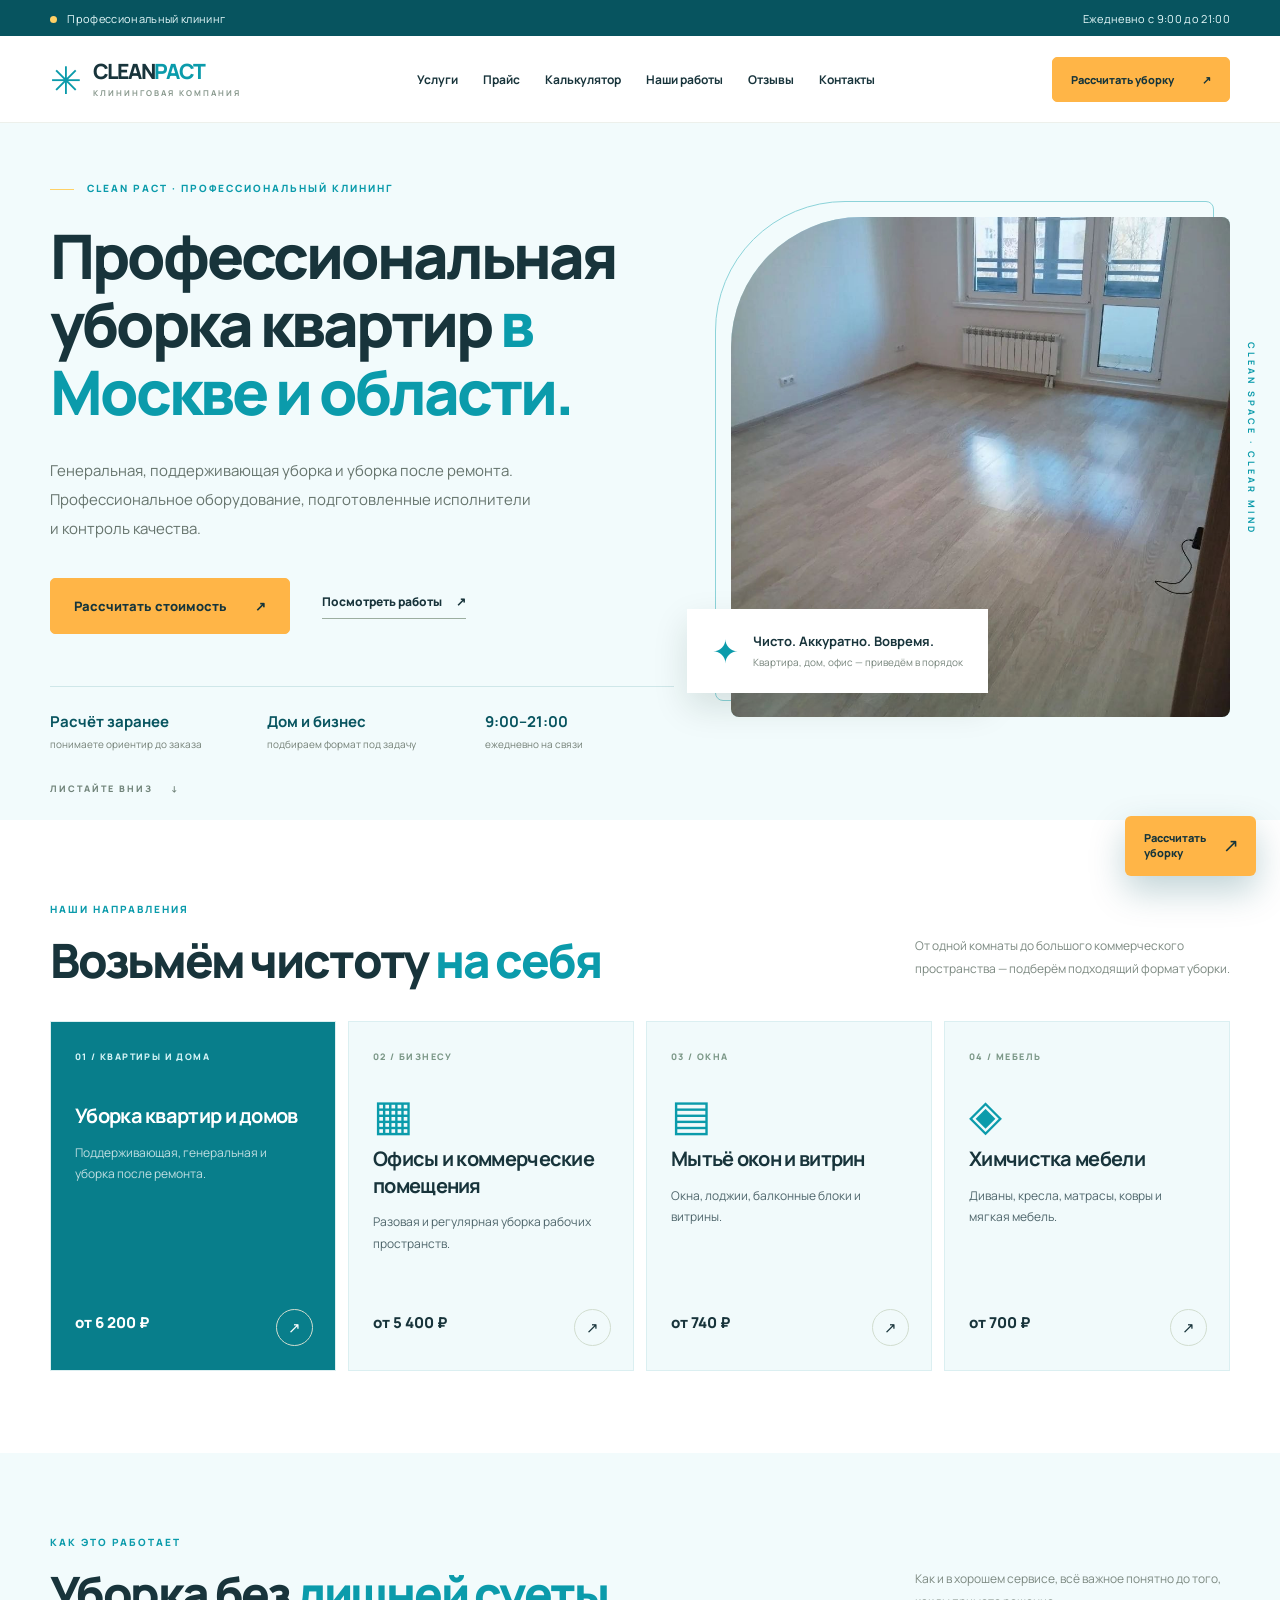
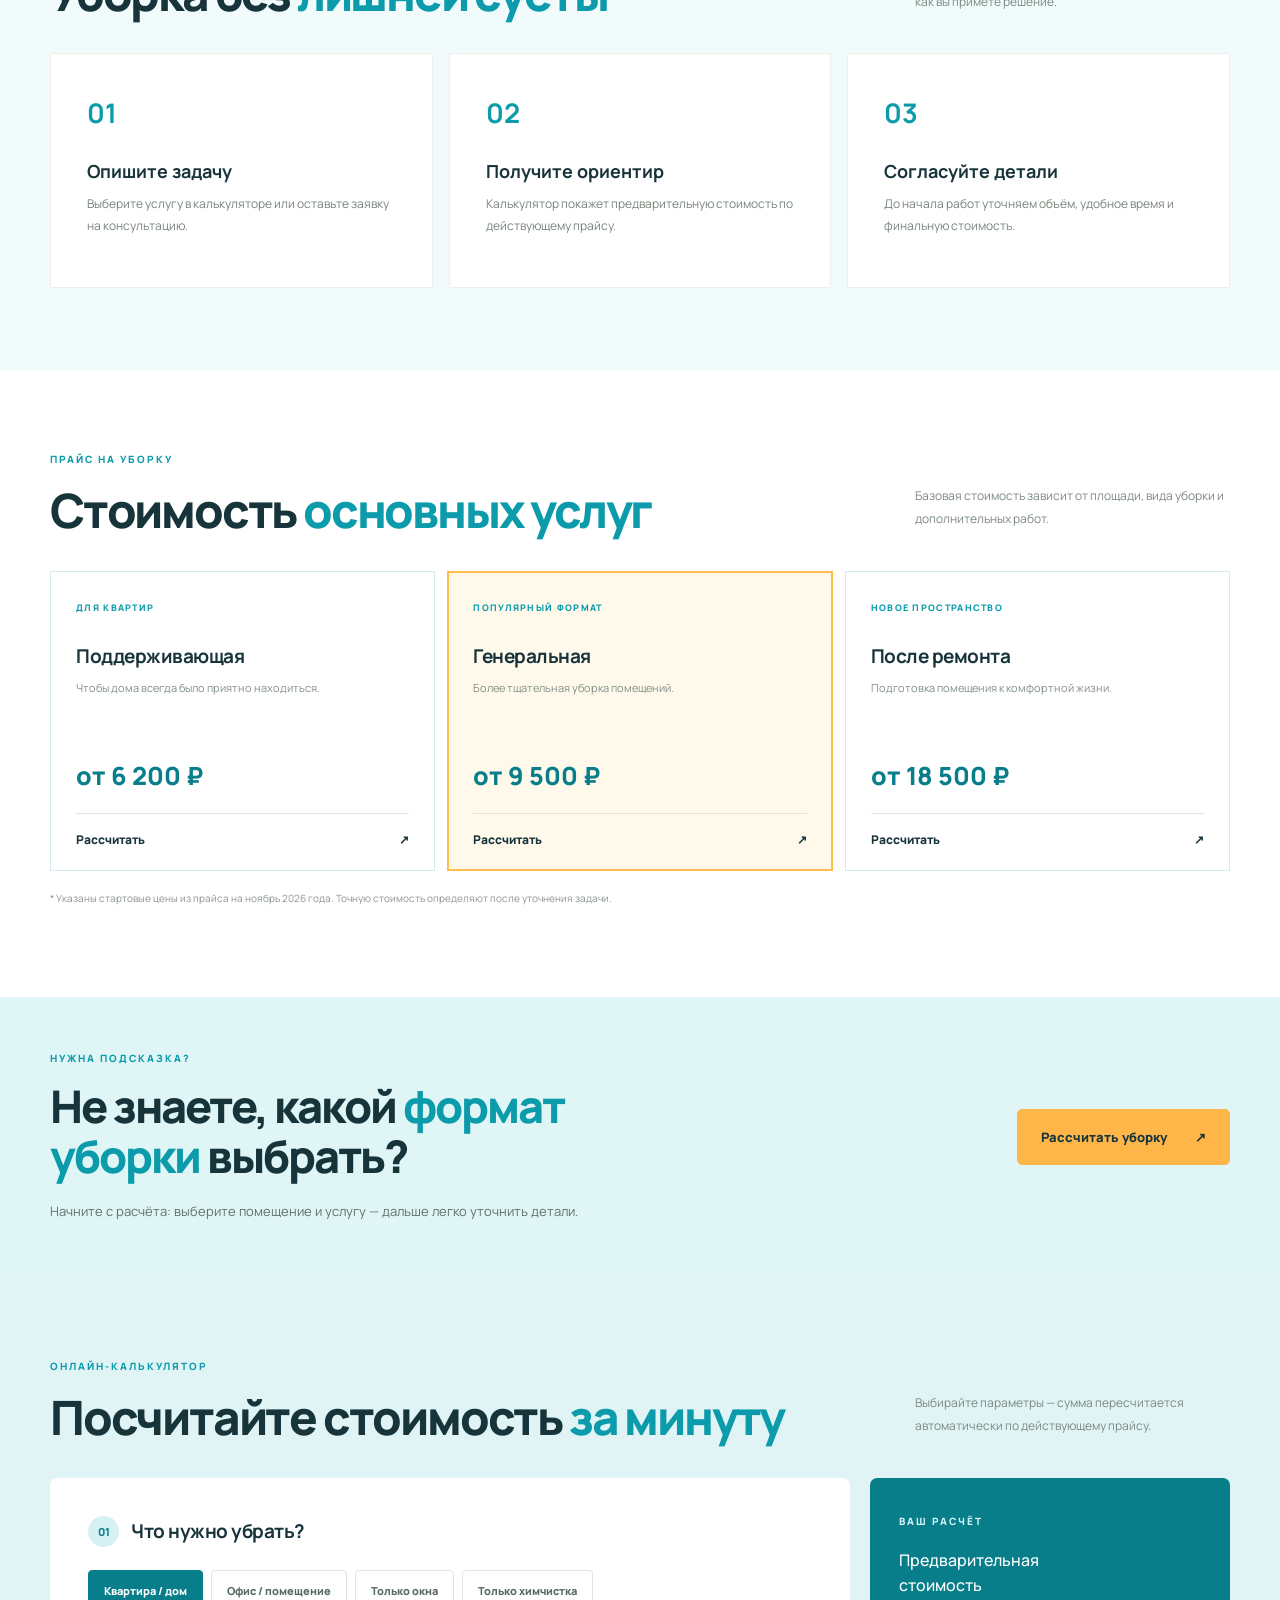
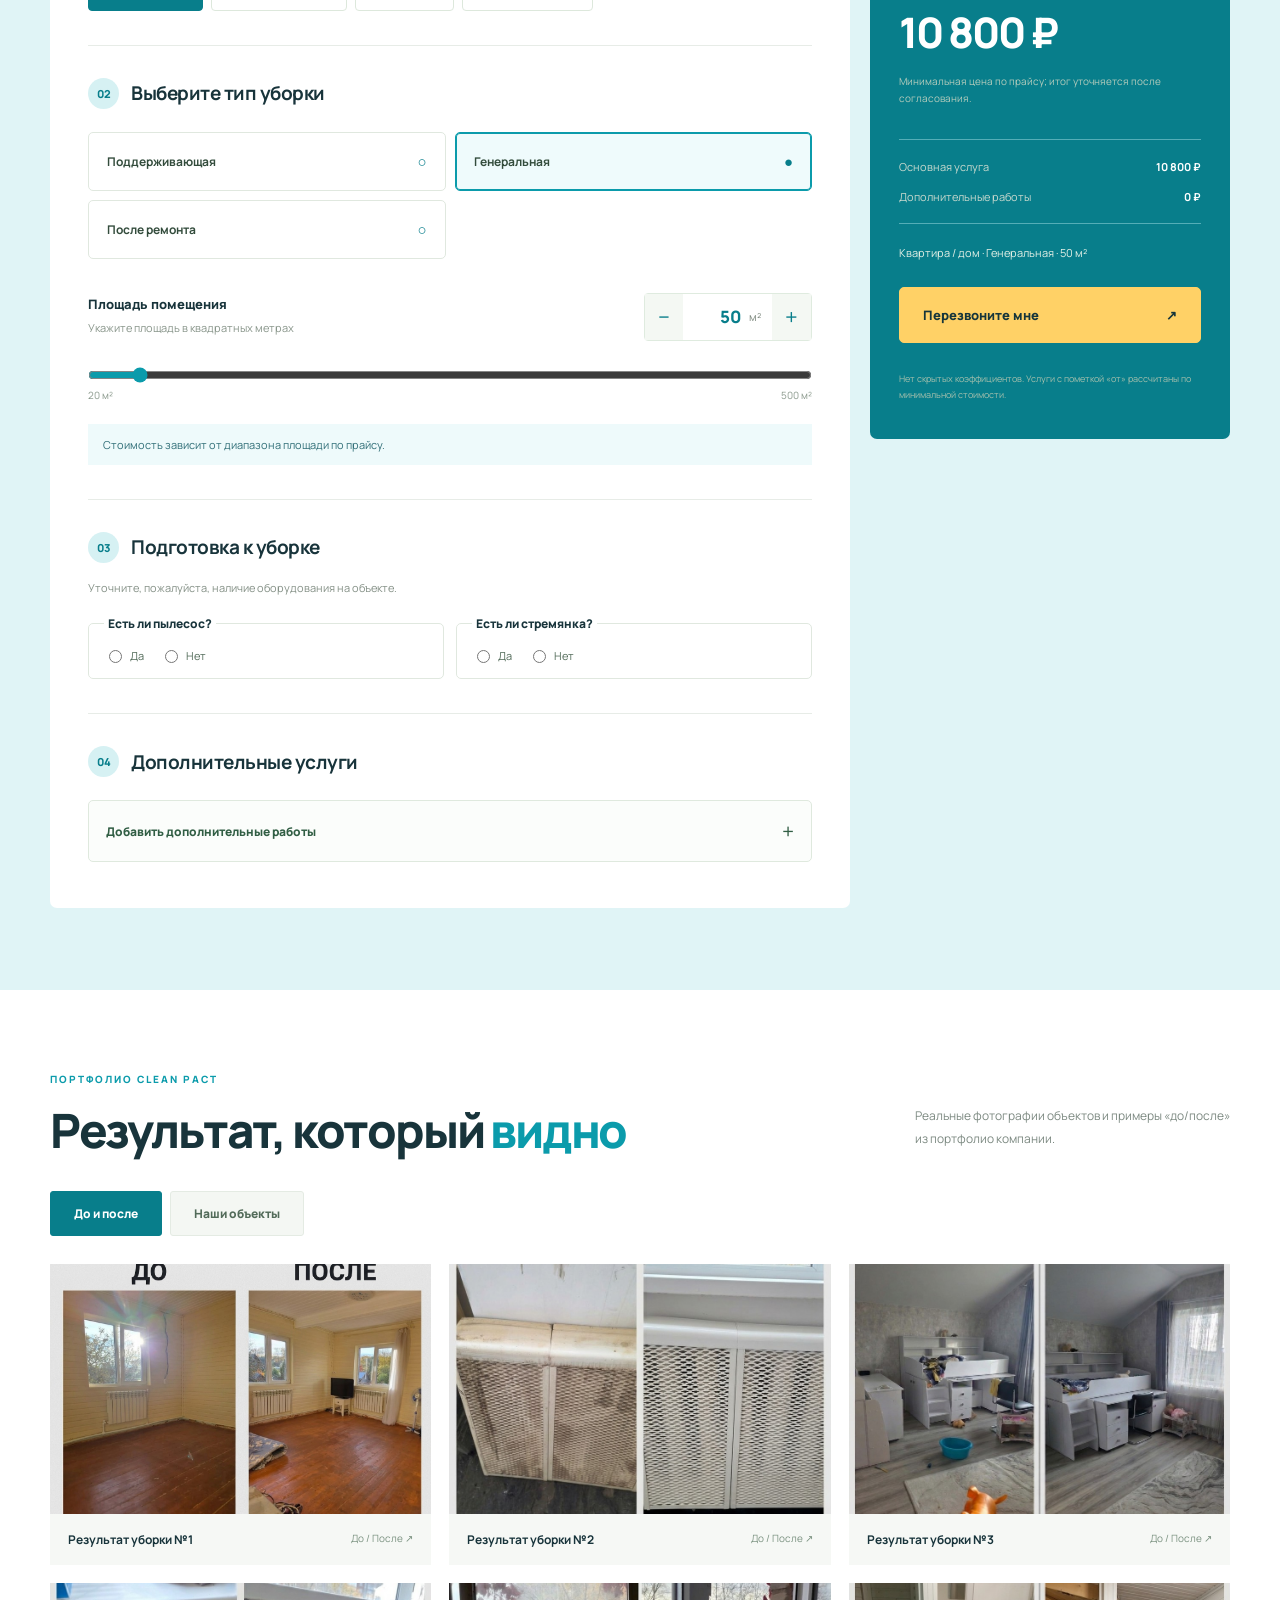
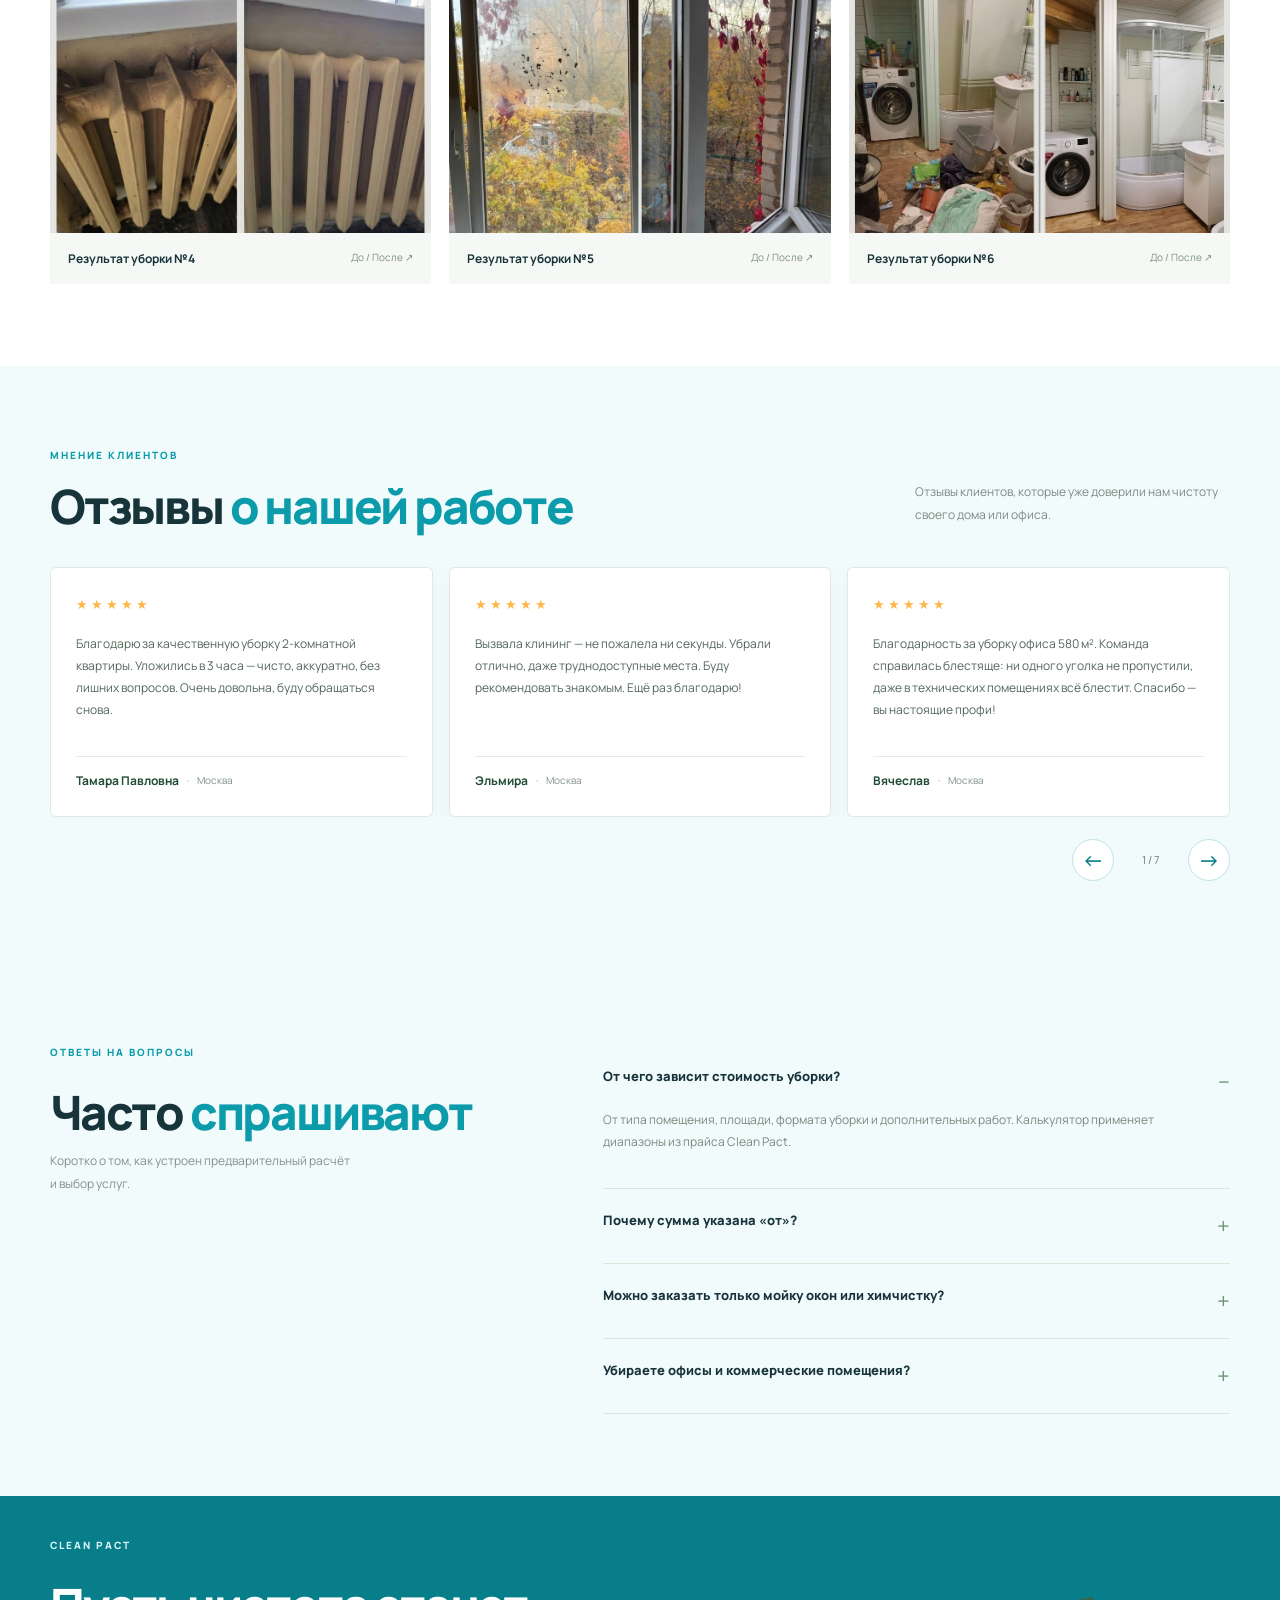
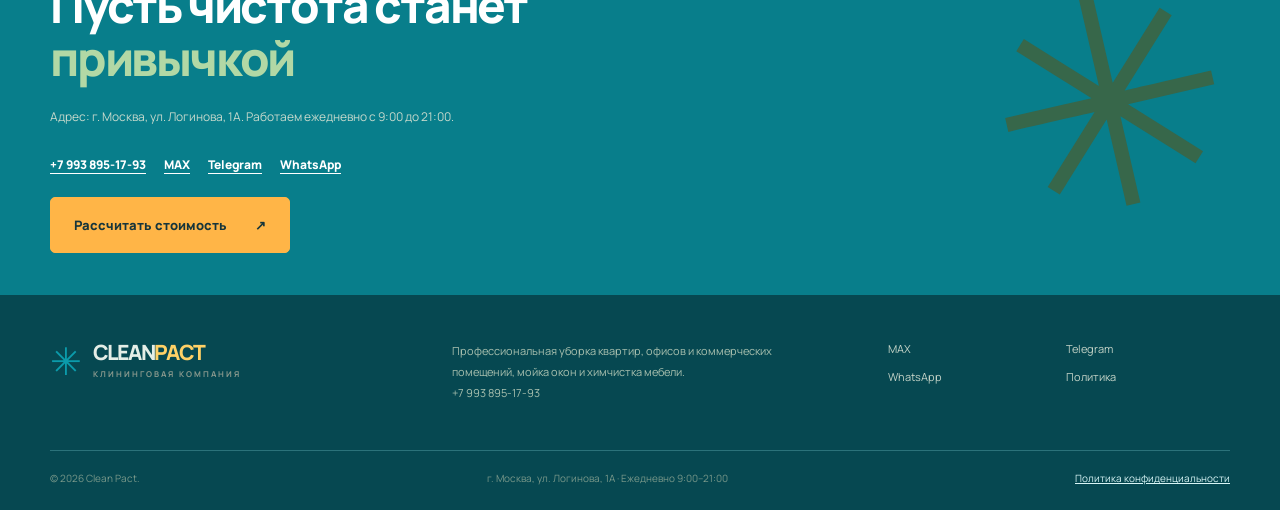
<file: index.html>
<!doctype html>
<html lang="ru">
<head>
  <meta charset="utf-8">
  <meta name="viewport" content="width=device-width, initial-scale=1">
  <title>Clean Pact — профессиональная уборка квартир в Москве и области</title>
  <meta name="description" content="Профессиональная уборка квартир в Москве и области: генеральная, поддерживающая и уборка после ремонта.">
  <link rel="preconnect" href="https://fonts.googleapis.com">
  <link rel="preconnect" href="https://fonts.gstatic.com" crossorigin>
  <link href="https://fonts.googleapis.com/css2?family=Manrope:wght@400;500;600;700;800&display=swap" rel="stylesheet">
  <link rel="stylesheet" href="styles.css">
  <link rel="stylesheet" href="overrides.css?v=20261112-7">
  <link rel="stylesheet" href="color-refresh.css?v=20261112-1">
</head>
<body>
  <div class="topbar"><div class="container topbar-in"><span><span class="dot"></span> Профессиональный клининг</span><span>Ежедневно с 9:00 до 21:00</span></div></div>
  <header class="header"><div class="container header-in"><a class="brand" href="#home" aria-label="Clean Pact — на главную"><span class="logo-mark">✳</span><span>CLEAN<span class="brand-accent">PACT</span><small>КЛИНИНГОВАЯ КОМПАНИЯ</small></span></a><nav id="nav"><a href="#services">Услуги</a><a href="#prices">Прайс</a><a href="#calculator">Калькулятор</a><a href="#works">Наши работы</a><a href="#reviews">Отзывы</a><a href="#contact">Контакты</a></nav><a class="btn btn-small head-cta" href="#calculator">Рассчитать уборку <span>↗</span></a><button id="menuBtn" class="menu-btn" aria-expanded="false" aria-controls="nav" aria-label="Открыть меню">☰</button></div></header>
  <main>
    <section class="hero" id="home"><div class="container hero-grid"><div class="hero-copy"><div class="eyebrow"><span class="eyebrow-line"></span> CLEAN PACT · ПРОФЕССИОНАЛЬНЫЙ КЛИНИНГ</div><h1>Профессиональная уборка квартир <em>в Москве и области.</em></h1><p>Генеральная, поддерживающая уборка и уборка после ремонта. Профессиональное оборудование, подготовленные исполнители и контроль качества.</p><div class="hero-actions"><a class="btn" href="#calculator">Рассчитать стоимость <span>↗</span></a><a class="text-link" href="#works">Посмотреть работы <span>↗</span></a></div><div class="hero-facts"><div><strong>Расчёт заранее</strong><span>понимаете ориентир до заказа</span></div><div><strong>Дом и бизнес</strong><span>подбираем формат под задачу</span></div><div><strong>9:00–21:00</strong><span>ежедневно на связи</span></div></div></div><div class="hero-visual"><img src="assets/object-2.jpg" alt="Пример убранного помещения Clean Pact"><div class="hero-caption"><span class="sparkle">✦</span><div><strong>Чисто. Аккуратно. Вовремя.</strong><small>Квартира, дом, офис — приведём в порядок</small></div></div><div class="vertical-caption">CLEAN SPACE · CLEAR MIND</div></div></div><div class="hero-down"><a href="#services">ЛИСТАЙТЕ ВНИЗ <span>↓</span></a></div></section>
    <section class="services section" id="services"><div class="container"><div class="section-head"><div><div class="eyebrow">НАШИ НАПРАВЛЕНИЯ</div><h2>Возьмём чистоту <em>на себя</em></h2></div><p>От одной комнаты до большого коммерческого пространства — подберём подходящий формат уборки.</p></div><div class="services-grid"><article class="service-card service-feature"><div class="service-n">01 / КВАРТИРЫ И ДОМА</div><h3>Уборка квартир и домов</h3><p>Поддерживающая, генеральная и уборка после ремонта.</p><span class="service-price">от 6 200 ₽</span><a href="#calculator" data-prefill="flat" class="round-arrow" aria-label="Рассчитать уборку квартиры">↗</a></article><article class="service-card"><div class="service-n">02 / БИЗНЕСУ</div><div class="service-icon">▦</div><h3>Офисы и коммерческие помещения</h3><p>Разовая и регулярная уборка рабочих пространств.</p><span class="service-price">от 5 400 ₽</span><a href="#calculator" data-prefill="office" class="round-arrow" aria-label="Рассчитать офис">↗</a></article><article class="service-card"><div class="service-n">03 / ОКНА</div><div class="service-icon">▤</div><h3>Мытьё окон и витрин</h3><p>Окна, лоджии, балконные блоки и витрины.</p><span class="service-price">от 740 ₽</span><a href="#calculator" data-prefill="windows" class="round-arrow" aria-label="Рассчитать окна">↗</a></article><article class="service-card"><div class="service-n">04 / МЕБЕЛЬ</div><div class="service-icon">◈</div><h3>Химчистка мебели</h3><p>Диваны, кресла, матрасы, ковры и мягкая мебель.</p><span class="service-price">от 700 ₽</span><a href="#calculator" data-prefill="furniture" class="round-arrow" aria-label="Рассчитать химчистку">↗</a></article></div></div></section>
    <section class="how section" id="about"><div class="container"><div class="section-head"><div><div class="eyebrow">КАК ЭТО РАБОТАЕТ</div><h2>Уборка без <em>лишней суеты</em></h2></div><p>Как и в хорошем сервисе, всё важное понятно до того, как вы примете решение.</p></div><div class="steps"><div class="step"><span>01</span><h3>Опишите задачу</h3><p>Выберите услугу в калькуляторе или оставьте заявку на консультацию.</p></div><div class="step"><span>02</span><h3>Получите ориентир</h3><p>Калькулятор покажет предварительную стоимость по действующему прайсу.</p></div><div class="step"><span>03</span><h3>Согласуйте детали</h3><p>До начала работ уточняем объём, удобное время и финальную стоимость.</p></div></div></div></section>
    <section class="prices section" id="prices"><div class="container"><div class="section-head"><div><div class="eyebrow">ПРАЙС НА УБОРКУ</div><h2>Стоимость <em>основных услуг</em></h2></div><p>Базовая стоимость зависит от площади, вида уборки и дополнительных работ.</p></div><div class="price-cards"><div class="price-card"><span class="price-tag">ДЛЯ КВАРТИР</span><h3>Поддерживающая</h3><p>Чтобы дома всегда было приятно находиться.</p><div class="price-value">от 6 200 ₽</div><a href="#calculator" data-plan="support">Рассчитать <span>↗</span></a></div><div class="price-card highlighted"><span class="price-tag">ПОПУЛЯРНЫЙ ФОРМАТ</span><h3>Генеральная</h3><p>Более тщательная уборка помещений.</p><div class="price-value">от 9 500 ₽</div><a href="#calculator" data-plan="general">Рассчитать <span>↗</span></a></div><div class="price-card"><span class="price-tag">НОВОЕ ПРОСТРАНСТВО</span><h3>После ремонта</h3><p>Подготовка помещения к комфортной жизни.</p><div class="price-value">от 18 500 ₽</div><a href="#calculator" data-plan="repair">Рассчитать <span>↗</span></a></div></div><p class="fine-print">* Указаны стартовые цены из прайса на ноябрь 2026 года. Точную стоимость определяют после уточнения задачи.</p></div></section>
    <section class="calculator-section section" id="calculator"><div class="container"><div class="section-head"><div><div class="eyebrow">ОНЛАЙН-КАЛЬКУЛЯТОР</div><h2>Посчитайте стоимость <em>за минуту</em></h2></div><p>Выбирайте параметры — сумма пересчитается автоматически по действующему прайсу.</p></div><div class="calc-layout"><div class="calc-main"><div class="calc-block"><div class="calc-title"><span class="calc-number">01</span><h3>Что нужно убрать?</h3></div><div class="chip-row" id="objectTabs"><button class="chip active" type="button" data-object="flat">Квартира / дом</button><button class="chip" type="button" data-object="office">Офис / помещение</button><button class="chip" type="button" data-object="windows">Только окна</button><button class="chip" type="button" data-object="furniture">Только химчистка</button></div></div><div class="calc-block" id="baseBlock"><div class="calc-title"><span class="calc-number">02</span><h3>Выберите тип уборки</h3></div><div class="choice-grid" id="typeChoices"></div><div class="area-line"><div><label for="area">Площадь помещения</label><p>Укажите площадь в квадратных метрах</p></div><div class="area-input"><button type="button" id="areaMinus" aria-label="Уменьшить площадь">−</button><input type="number" id="area" min="1" max="500" value="50" inputmode="numeric" aria-label="Площадь помещения"><span>м²</span><button type="button" id="areaPlus" aria-label="Увеличить площадь">+</button></div></div><input type="range" id="areaRange" min="20" max="500" step="5" value="50" aria-label="Площадь, ползунок"><div class="range-label"><span>20 м²</span><span>500 м²</span></div><div class="calc-note" id="areaNote">Стоимость зависит от диапазона площади по прайсу.</div></div><div class="calc-block equipment-block" id="equipmentBlock" hidden><div class="calc-title"><span class="calc-number">03</span><h3>Подготовка к уборке</h3></div><p class="calc-muted">Уточните, пожалуйста, наличие оборудования на объекте.</p><div class="equipment-questions" id="equipmentQuestions"></div></div><div class="calc-block" id="extrasBlock"><div class="calc-title"><span class="calc-number">04</span><h3 id="extrasTitle">Дополнительные услуги</h3></div><p class="calc-muted">Добавьте необходимые работы. Количество можно изменить кнопками + и −.</p><div class="extras-list" id="extrasList"></div></div></div><aside class="calc-summary"><div class="summary-sticky"><div class="summary-overline">ВАШ РАСЧЁТ</div><h3>Предварительная стоимость</h3><div class="summary-price" id="totalPrice">10 800 ₽</div><div class="summary-note">Минимальная цена по прайсу; итог уточняется после согласования.</div><div class="summary-breakdown"><div><span>Основная услуга</span><strong id="basePrice">10 800 ₽</strong></div><div><span>Дополнительные работы</span><strong id="extraPrice">0 ₽</strong></div></div><div class="summary-desc" id="summaryDesc">Квартира · Генеральная уборка · 50 м²</div><button class="btn btn-wide" id="requestBtn" type="button">Перезвоните мне <span>↗</span></button><p class="summary-foot">Нет скрытых коэффициентов. Услуги с пометкой «от» рассчитаны по минимальной стоимости.</p></div></aside></div></div></section>
    <section class="portfolio section" id="works"><div class="container"><div class="section-head"><div><div class="eyebrow">ПОРТФОЛИО CLEAN PACT</div><h2>Результат, который <em>видно</em></h2></div><p>Реальные фотографии объектов и примеры «до/после» из портфолио компании.</p></div><div class="portfolio-tabs"><button type="button" class="portfolio-tab active" data-gallery="compare">До и после</button><button type="button" class="portfolio-tab" data-gallery="objects">Наши объекты</button></div><div class="portfolio-grid" id="gallery"></div></div></section>
    <section class="reviews section" id="reviews"><div class="container"><div class="section-head"><div><div class="eyebrow">МНЕНИЕ КЛИЕНТОВ</div><h2>Отзывы <em>о нашей работе</em></h2></div><p>Отзывы клиентов, которые уже доверили нам чистоту своего дома или офиса.</p></div><div class="reviews-carousel" aria-roledescription="carousel" aria-label="Отзывы клиентов"><div class="reviews-viewport"><div class="reviews-track"><article class="review-card"><div class="review-mark">“</div><p>Благодарю за качественную уборку 2‑комнатной квартиры. Уложились в 3 часа — чисто, аккуратно, без лишних вопросов. Очень довольна, буду обращаться снова.</p><footer><strong>Тамара Павловна</strong><span>Москва</span></footer></article><article class="review-card"><div class="review-mark">“</div><p>Вызвала клининг — не пожалела ни секунды. Убрали отлично, даже труднодоступные места. Буду рекомендовать знакомым. Ещё раз благодарю!</p><footer><strong>Эльмира</strong><span>Москва</span></footer></article><article class="review-card"><div class="review-mark">“</div><p>Благодарность за уборку офиса 580 м². Команда справилась блестяще: ни одного уголка не пропустили, даже в технических помещениях всё блестит. Спасибо — вы настоящие профи!</p><footer><strong>Вячеслав</strong><span>Москва</span></footer></article><article class="review-card"><div class="review-mark">“</div><p>Заказывала мытьё окон и балконного блока. Порадовало внимание к мелочам: очистили рамы, протёрли откосы, отмыли сетки. Спасибо за добросовестность и качество.</p><footer><strong>Юлия</strong><span>Москва</span></footer></article><article class="review-card"><div class="review-mark">“</div><p>Заказывали клининг дачи 190 м² — не пожалели! Дом привели в порядок: чисто, аккуратно, быстро. Приехали вовремя, убрали тщательно, уехали незаметно.</p><footer><strong>Ирина</strong><span>Москва</span></footer></article><article class="review-card"><div class="review-mark">“</div><p>Убрали просто идеально! Чисто, аккуратно, без запаха химии. Рекомендую.</p><footer><strong>Анна</strong><span>Москва</span></footer></article><article class="review-card"><div class="review-mark">“</div><p>Очень приятная женщина сделала поддерживающую уборку тщательно и качественно, большое количество белья погладила, сложный налёт в душевой отмыла. Я довольна и радуюсь чистому дому.</p><footer><strong>Лиана</strong><span>Москва</span></footer></article></div></div><div class="reviews-controls"><button class="reviews-arrow" id="reviewsPrev" type="button" aria-label="Предыдущие отзывы">←</button><span class="reviews-counter" id="reviewsCounter" aria-live="polite"></span><button class="reviews-arrow" id="reviewsNext" type="button" aria-label="Следующие отзывы">→</button></div></div></div></section>
    <section class="faq section"><div class="container faq-grid"><div><div class="eyebrow">ОТВЕТЫ НА ВОПРОСЫ</div><h2>Часто <em>спрашивают</em></h2><p>Коротко о том, как устроен предварительный расчёт и выбор услуг.</p></div><div class="faq-items"><details open><summary>От чего зависит стоимость уборки?</summary><p>От типа помещения, площади, формата уборки и дополнительных работ. Калькулятор применяет диапазоны из прайса Clean Pact.</p></details><details><summary>Почему сумма указана «от»?</summary><p>Прайс содержит минимальные цены. Итоговая стоимость может зависеть от состояния помещения, сложности загрязнений и деталей заказа.</p></details><details><summary>Можно заказать только мойку окон или химчистку?</summary><p>Да. В калькуляторе выберите «Только окна» или «Только химчистка» и добавьте нужные позиции.</p></details><details><summary>Убираете офисы и коммерческие помещения?</summary><p>Да. Для офисов предусмотрены отдельные тарифы на поддерживающую, генеральную и послеремонтную уборку.</p></details></div></div></section>
    <section class="cta-section" id="contact"><div class="container cta-inner"><div><div class="eyebrow">CLEAN PACT</div><h2>Пусть чистота станет <em>привычкой</em></h2><p>Адрес: г. Москва, ул. Логинова, 1А. Работаем ежедневно с 9:00 до 21:00.</p><div class="contact-links"><a href="tel:+79938951793">+7 993 895‑17‑93</a><a href="https://max.ru/u/f9LHodD0cOK95-dnTO-idPabITjrvinActX2Li6Cj2Mg7VSaNLg9iNbl1mk" target="_blank" rel="noopener">MAX</a><a href="https://t.me/+79938951793" target="_blank" rel="noopener">Telegram</a><a href="https://wa.me/79938951793" target="_blank" rel="noopener">WhatsApp</a></div><a href="#calculator" class="btn btn-light">Рассчитать стоимость <span>↗</span></a></div><div class="cta-art">✳</div></div></section>
  </main>
  <footer class="footer"><div class="container footer-in"><a class="brand" href="#home"><span class="logo-mark">✳</span><span>CLEAN<span class="brand-accent">PACT</span><small>КЛИНИНГОВАЯ КОМПАНИЯ</small></span></a><p>Профессиональная уборка квартир, офисов и коммерческих помещений, мойка окон и химчистка мебели.<br><a href="tel:+79938951793">+7 993 895‑17‑93</a></p><div><a href="https://max.ru/u/f9LHodD0cOK95-dnTO-idPabITjrvinActX2Li6Cj2Mg7VSaNLg9iNbl1mk" target="_blank" rel="noopener">MAX</a><a href="https://t.me/+79938951793" target="_blank" rel="noopener">Telegram</a><a href="https://wa.me/79938951793" target="_blank" rel="noopener">WhatsApp</a><a href="privacy.html">Политика</a></div></div><div class="container footer-bottom"><span>© 2026 Clean Pact.</span><span>г. Москва, ул. Логинова, 1А · Ежедневно 9:00–21:00</span><a href="privacy.html">Политика конфиденциальности</a></div></footer>
  <div class="modal" id="leadModal" aria-hidden="true"><div class="modal-underlay" data-close="true"></div><form class="modal-dialog" id="leadForm" aria-labelledby="modalTitle" data-lead-form><input type="hidden" name="form-name" value="callback"><p class="sr-only"><label>Не заполнять: <input name="bot-field" tabindex="-1" autocomplete="off"></label></p><button type="button" class="modal-close" id="closeModal" aria-label="Закрыть">×</button><div class="eyebrow">ОБРАТНЫЙ ЗВОНОК</div><h2 id="modalTitle">Мы вам перезвоним</h2><p>Оставьте контакты — менеджер уточнит детали и согласует удобное время для связи.</p><label for="leadName">Как к вам обращаться</label><input id="leadName" name="name" type="text" placeholder="Ваше имя" maxlength="80" required><label for="leadPhone">Телефон для связи</label><input id="leadPhone" name="phone" type="tel" placeholder="+7 (999) 999-99-99" maxlength="30" required><label class="consent"><input id="leadConsent" name="privacy_consent" value="yes" type="checkbox" required><span>Согласен(на) на обработку персональных данных в соответствии с <a href="privacy.html" target="_blank">политикой конфиденциальности</a>.</span></label><button class="btn btn-wide" type="submit">Перезвоните мне <span>↗</span></button><div id="leadStatus" class="lead-status" role="status"></div></form></div>
  <script src="script.js"></script>
</body>
</html>
</file>
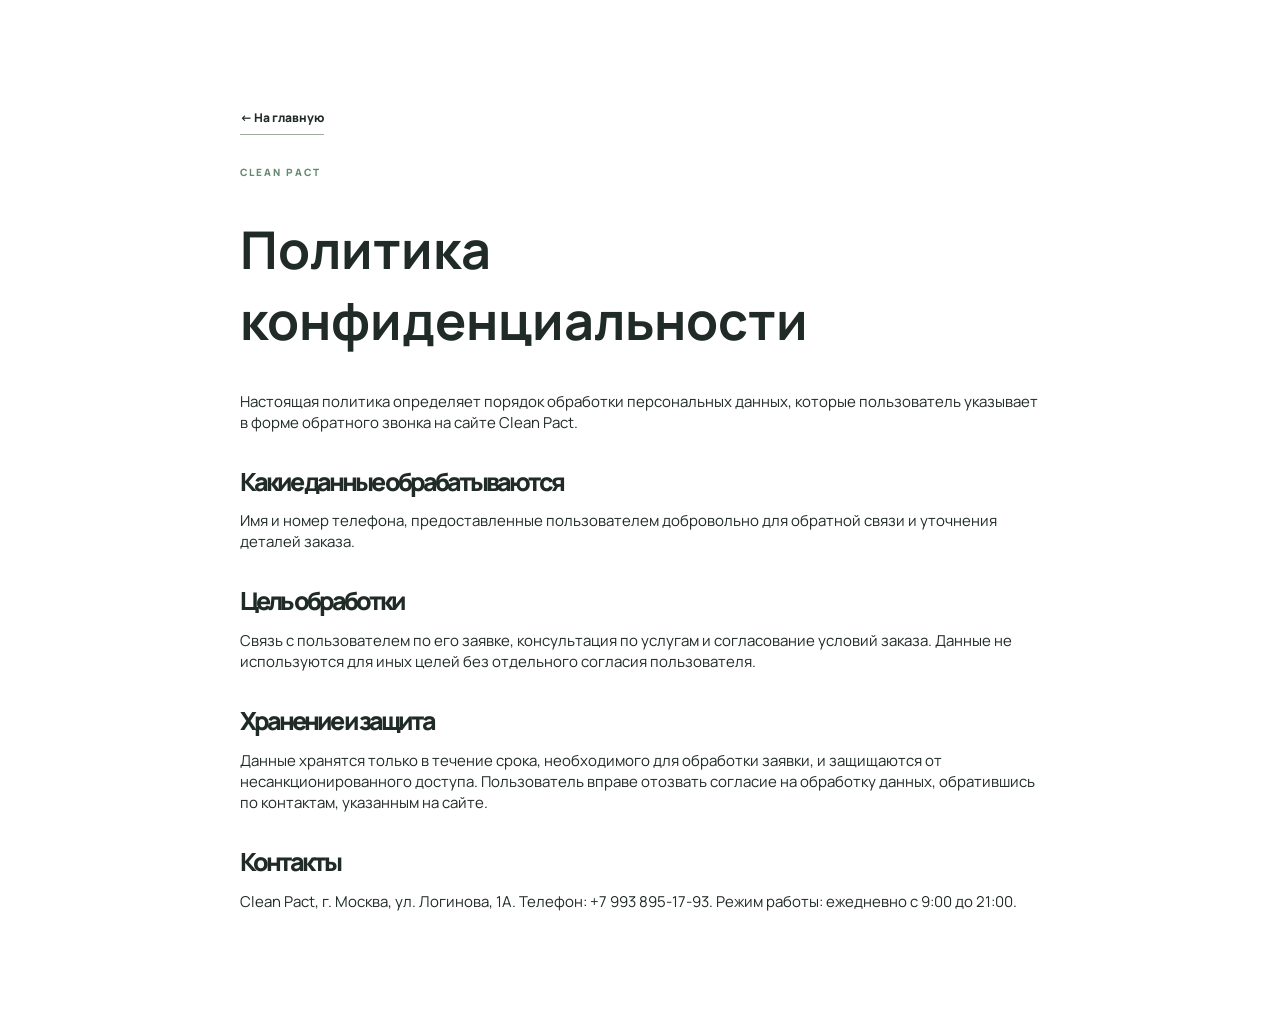
<file: privacy.html>
<!doctype html>
<html lang="ru">
<head>
  <meta charset="utf-8">
  <meta name="viewport" content="width=device-width, initial-scale=1">
  <title>Политика конфиденциальности — Clean Pact</title>
  <link rel="preconnect" href="https://fonts.googleapis.com">
  <link rel="preconnect" href="https://fonts.gstatic.com" crossorigin>
  <link href="https://fonts.googleapis.com/css2?family=Manrope:wght@400;500;600;700;800&display=swap" rel="stylesheet">
  <link rel="stylesheet" href="styles.css">
</head>
<body>
  <main class="section"><div class="container" style="max-width:800px"><a class="text-link" href="index.html">← На главную</a><div style="height:38px"></div><div class="eyebrow">CLEAN PACT</div><h1 style="font-size:clamp(32px,5vw,52px)">Политика конфиденциальности</h1><p>Настоящая политика определяет порядок обработки персональных данных, которые пользователь указывает в форме обратного звонка на сайте Clean Pact.</p><h2 style="font-size:25px;margin-top:35px">Какие данные обрабатываются</h2><p>Имя и номер телефона, предоставленные пользователем добровольно для обратной связи и уточнения деталей заказа.</p><h2 style="font-size:25px;margin-top:35px">Цель обработки</h2><p>Связь с пользователем по его заявке, консультация по услугам и согласование условий заказа. Данные не используются для иных целей без отдельного согласия пользователя.</p><h2 style="font-size:25px;margin-top:35px">Хранение и защита</h2><p>Данные хранятся только в течение срока, необходимого для обработки заявки, и защищаются от несанкционированного доступа. Пользователь вправе отозвать согласие на обработку данных, обратившись по контактам, указанным на сайте.</p><h2 style="font-size:25px;margin-top:35px">Контакты</h2><p>Clean Pact, г. Москва, ул. Логинова, 1А. Телефон: <a href="tel:+79938951793">+7 993 895‑17‑93</a>. Режим работы: ежедневно с 9:00 до 21:00.</p></div></main>
</body>
</html>
</file>
<file: styles.css>
:root{--green:#193f34;--deep:#102e28;--mint:#cfe8b5;--cream:#f7f8f4;--white:#fff;--text:#202b27;--muted:#697671;--line:#e4e9e3}*{box-sizing:border-box}html{scroll-behavior:smooth;scroll-padding-top:90px}body{margin:0;color:var(--text);font-family:Manrope,Arial,sans-serif;background:white;font-size:15px;-webkit-font-smoothing:antialiased}button,input,textarea{font:inherit}button{cursor:pointer}a{color:inherit;text-decoration:none}img{max-width:100%;display:block}.container{width:min(1180px,calc(100% - 48px));margin:auto}.topbar{background:var(--deep);color:#e5f0e8;font-size:11px;letter-spacing:.03em}.topbar-in{min-height:36px;display:flex;align-items:center;justify-content:space-between}.dot{display:inline-block;width:7px;height:7px;border-radius:50%;background:#bfe59b;margin-right:8px}.header{position:sticky;top:0;z-index:20;background:#ffffffed;backdrop-filter:blur(16px);border-bottom:1px solid #edf0eb}.header-in{height:86px;display:flex;align-items:center;gap:38px}.brand{display:inline-flex;align-items:center;gap:12px;flex:none;font-size:21px;line-height:1;font-weight:800;letter-spacing:-1.3px}.brand-accent{color:#6c997e}.brand small{display:block;font-size:8px;letter-spacing:2px;font-weight:700;margin-top:7px;color:#88988d}.logo-mark{font-size:38px;color:#5f9a79;font-weight:400}.header nav{display:flex;align-items:center;gap:25px;flex:1;justify-content:center}.header nav a{font-size:12px;font-weight:700;white-space:nowrap}.header nav a:hover,.text-link:hover{color:#568b69}.btn{display:inline-flex;align-items:center;justify-content:space-between;gap:28px;background:#255a44;color:#fff;border:1px solid #255a44;border-radius:5px;padding:18px 23px;font-size:13px;font-weight:800;transition:.2s}.btn:hover{background:#143e31;transform:translateY(-2px)}.btn-small{padding:14px 18px;white-space:nowrap;font-size:11px}.menu-btn{display:none;border:0;background:none;font-size:26px}.hero{background:#f7f9f5;position:relative;overflow:hidden}.hero-grid{display:grid;grid-template-columns:1.1fr .9fr;gap:45px;align-items:center;min-height:660px;padding-top:72px;padding-bottom:90px}.eyebrow{font-size:10px;letter-spacing:2px;font-weight:800;color:#638970;text-transform:uppercase;margin-bottom:27px}.eyebrow-line{display:inline-block;width:24px;height:1px;background:#7ba58b;vertical-align:middle;margin-right:9px}.hero h1,h2{font-size:clamp(40px,4.8vw,68px);line-height:1.11;letter-spacing:-3px;margin:0;font-weight:800}.hero h1 em,h2 em{color:#6f9b79;font-style:normal}.hero-copy>p{max-width:485px;font-size:15px;line-height:1.95;color:#66746d;margin:29px 0 35px}.hero-actions{display:flex;align-items:center;gap:32px}.text-link{font-size:12px;font-weight:800;border-bottom:1px solid #9caea0;padding-bottom:8px}.text-link span{padding-left:12px}.hero-facts{display:flex;gap:28px;border-top:1px solid #dce5db;margin-top:72px;padding-top:24px}.hero-facts>div{flex:1}.hero-facts strong{display:block;color:#1e4333;font-size:15px}.hero-facts span{display:block;font-size:10px;color:#748077;line-height:1.5;margin-top:5px}.hero-visual{height:535px;position:relative;border-radius:130px 8px 8px 8px;background:#c7d3c7;margin-left:12px}.hero-visual:before{content:'';position:absolute;inset:-16px 16px 16px -16px;border:1px solid #b7ceba;border-radius:130px 8px 8px 8px;z-index:0}.hero-visual img{width:100%;height:100%;object-fit:cover;object-position:center 65%;border-radius:130px 8px 8px 8px;filter:saturate(.78)}.hero-caption{position:absolute;bottom:24px;left:-44px;display:flex;align-items:center;gap:14px;background:#fff;padding:20px 25px;box-shadow:0 14px 35px #0a261b20;max-width:310px}.hero-caption strong{display:block;font-size:13px}.hero-caption small{font-size:10px;display:block;color:#76847b;margin-top:5px}.sparkle{font-size:32px;color:#73aa83}.vertical-caption{position:absolute;right:-28px;top:25%;writing-mode:vertical-rl;font-size:9px;letter-spacing:3px;color:#476c54;font-weight:700}.hero-down{position:absolute;bottom:25px;left:max(24px,calc((100% - 1180px)/2));font-size:9px;letter-spacing:2px;color:#71847a;font-weight:800}.hero-down span{margin-left:14px}.section{padding:106px 0}.section-head{display:flex;align-items:end;justify-content:space-between;gap:60px;margin-bottom:43px}.section-head .eyebrow{margin-bottom:18px}.section-head h2,.faq h2,.cta-section h2{font-size:clamp(34px,3.7vw,48px);letter-spacing:-2.2px}.section-head>p{max-width:315px;line-height:1.9;color:#7c8981;font-size:12px;margin:0 0 6px}.services{background:#fff}.services-grid{display:grid;grid-template-columns:repeat(4,1fr);gap:12px}.service-card{min-height:350px;background:#f4f7f2;padding:28px 24px;position:relative;border:1px solid #eaf0e7}.service-feature{background:var(--green);color:white}.service-n{letter-spacing:1.4px;font-size:9px;font-weight:800;color:#7b9787}.service-feature .service-n{color:#c8dac9}.service-card h3{font-size:20px;line-height:1.34;letter-spacing:-.7px;margin:40px 0 12px}.service-card p{font-size:12px;line-height:1.8;opacity:.75;max-width:225px}.service-price{font-size:15px;font-weight:800;position:absolute;bottom:37px;left:24px}.service-icon{font-size:43px;color:#7ca88c;margin-top:21px;height:22px}.round-arrow{position:absolute;bottom:24px;right:22px;border:1px solid #d1ddcf;width:37px;height:37px;border-radius:50%;display:grid;place-items:center}.round-arrow:hover{background:#a8cfb1;color:var(--green)}.how{background:#f7f9f5}.steps{display:grid;grid-template-columns:repeat(3,1fr);gap:16px}.step{background:white;border:1px solid #edf0e9;padding:40px 36px 46px;min-height:235px}.step>span{color:#7fa68c;font-size:27px;font-weight:700}.step h3{font-size:18px;margin:28px 0 10px}.step p{font-size:12px;line-height:1.8;color:#78847a;margin:0}.prices{background:white}.price-cards{display:grid;grid-template-columns:repeat(4,1fr);gap:12px}.price-card{border:1px solid var(--line);padding:29px 25px 22px;display:flex;flex-direction:column;min-height:300px}.price-card.highlighted{border:2px solid #4e8666;background:#f7faf6;padding:28px 24px 21px}.price-tag{font-size:9px;color:#799988;letter-spacing:1.3px;font-weight:800}.price-card h3{font-size:19px;letter-spacing:-.5px;margin:29px 0 10px}.price-card p{line-height:1.7;font-size:11px;color:#829087;margin:0;flex:1}.price-value{font-size:25px;font-weight:800;color:#214d39;margin:26px 0 20px}.price-card>a{border-top:1px solid #dde5de;padding-top:17px;font-size:12px;font-weight:800;display:flex;justify-content:space-between}.fine-print{color:#8b948b;font-size:10px;margin-top:20px}.calculator-section{background:#edf3eb}.calc-layout{display:grid;grid-template-columns:minmax(0,1fr) 360px;align-items:start;gap:20px}.calc-main{background:white;padding:38px 38px 12px;border-radius:7px}.calc-block{padding-bottom:34px;margin-bottom:32px;border-bottom:1px solid #e7ece7}.calc-block:last-child{border:0;margin-bottom:0}.calc-title{display:flex;align-items:center;gap:12px;margin-bottom:23px}.calc-number{font-size:11px;border-radius:50%;background:#e8f1e6;color:#4a7c59;width:31px;height:31px;display:grid;place-items:center;font-weight:800}.calc-title h3{font-size:19px;margin:0;letter-spacing:-.5px}.chip-row{display:flex;flex-wrap:wrap;gap:8px}.chip{border:1px solid #dde8dc;background:#fff;border-radius:4px;padding:12px 15px;font-size:11px;font-weight:800;color:#566c5c}.chip.active{background:#1e503b;color:#fff;border-color:#1e503b}.choice-grid{display:grid;grid-template-columns:repeat(2,1fr);gap:9px}.choice{padding:18px 18px;border:1px solid #e0e8df;border-radius:5px;background:white;text-align:left;color:#334c3c;display:flex;justify-content:space-between;gap:8px;align-items:center;font-size:12px;font-weight:700}.choice.active{background:#f1f8f0;border-color:#3f8060;box-shadow:inset 0 0 0 1px #3f8060}.choice b{font-size:15px;color:#659f75}.area-line{display:flex;justify-content:space-between;gap:10px;align-items:center;margin-top:34px}.area-line label{font-weight:800;font-size:13px}.area-line p{font-size:11px;color:#88958a;margin:6px 0}.area-input{display:flex;border:1px solid #dfebdf;border-radius:4px;align-items:center;gap:6px;white-space:nowrap}.area-input button{padding:8px 13px;border:0;background:#f4f8f3;font-size:22px;color:#2f6349}.area-input input{width:54px;text-align:right;border:0;outline:0;font-size:17px;font-weight:800;appearance:textfield;color:#214b36}.area-input input::-webkit-inner-spin-button{appearance:none}.area-input span{font-size:11px;color:#7e897f;padding-right:5px}input[type=range]{width:100%;accent-color:#3d855e;cursor:pointer;margin:26px 0 3px}.range-label{display:flex;justify-content:space-between;font-size:10px;color:#89988b}.calc-note{font-size:11px;color:#66836c;background:#f2f8f1;padding:13px 15px;margin-top:22px}.calc-muted{font-size:11px;color:#849086;margin:-7px 0 18px;line-height:1.7}.extras-list{display:grid;gap:0}.extra-row{display:flex;align-items:center;gap:15px;border-bottom:1px solid #eff2ec;padding:13px 0}.extra-row:last-child{border:0}.extra-info{flex:1}.extra-info strong{font-size:12px;font-weight:700;display:block}.extra-info small{font-size:10px;color:#869289;display:block;margin-top:4px}.qty{display:flex;gap:9px;align-items:center}.qty button{border:1px solid #dbe8d9;background:#fff;color:#305e43;border-radius:4px;width:29px;height:29px;font-size:18px}.qty button:hover{background:#edf7ed}.qty span{min-width:18px;text-align:center;font-size:13px;font-weight:800}.calc-summary{position:relative}.summary-sticky{position:sticky;top:108px;background:#193f34;color:white;border-radius:7px;padding:36px 29px}.summary-overline{font-size:10px;letter-spacing:2px;color:#a4c6af;font-weight:800}.summary-sticky h3{font-size:16px;line-height:1.6;max-width:220px;font-weight:500;margin:20px 0 8px}.summary-price{font-size:42px;font-weight:800;letter-spacing:-2px;line-height:1.2;overflow-wrap:anywhere}.summary-note{font-size:10px;color:#b4ccbc;line-height:1.7;margin:16px 0 32px}.summary-breakdown{border-top:1px solid #527363;border-bottom:1px solid #527363;padding:19px 0;display:grid;gap:15px}.summary-breakdown div{display:flex;justify-content:space-between;gap:10px;font-size:11px;color:#c8d9ce}.summary-breakdown strong{color:white;white-space:nowrap}.summary-desc{font-size:11px;margin:20px 0 24px;line-height:1.7;color:#e3f0e6}.btn-wide{width:100%;margin:0 0 9px}.summary-sticky .btn{background:#cbe6b4;color:#1b4731;border-color:#cbe6b4}.summary-sticky .btn:hover{background:white}.btn-outline{display:flex;justify-content:space-between;align-items:center;border:1px solid #739180;background:transparent;color:white;border-radius:5px;padding:15px 20px;font-weight:800;font-size:12px}.btn-outline:hover{background:#315844}.summary-foot{font-size:9px;color:#a5c0ad;line-height:1.8;margin:19px 0 0}.portfolio{background:#fff}.portfolio-tabs{display:flex;gap:8px;margin-bottom:28px}.portfolio-tab{background:#f4f7f3;border:1px solid #e4ebe3;padding:13px 23px;border-radius:3px;font-size:12px;font-weight:800;color:#526b59}.portfolio-tab.active{background:#214f39;color:#fff;border-color:#214f39}.portfolio-grid{display:grid;grid-template-columns:repeat(3,1fr);gap:18px}.portfolio-item{background:#f6f8f5;overflow:hidden}.portfolio-item img{width:100%;height:250px;object-fit:cover;cursor:zoom-in;transition:.2s}.portfolio-item img:hover{transform:scale(1.035)}.portfolio-item>div{display:flex;justify-content:space-between;padding:17px 18px;gap:10px}.portfolio-item strong{font-size:12px}.portfolio-item span{font-size:10px;color:#7b9280}.portfolio-grid.objects{grid-template-columns:repeat(4,1fr)}.portfolio-grid.objects img{height:315px}.faq{background:#f7f9f5}.faq-grid{display:grid;grid-template-columns:.85fr 1.15fr;gap:90px}.faq-grid>div>p{font-size:12px;color:#829188;line-height:1.9;max-width:300px}.faq-items details{border-bottom:1px solid #dce6da;padding:22px 0}.faq-items summary{font-weight:800;cursor:pointer;list-style:none;font-size:13px;display:flex;justify-content:space-between;gap:15px}.faq-items summary::after{content:'+';font-size:22px;font-weight:400;color:#6c9476}.faq-items details[open] summary::after{content:'−'}.faq-items details p{font-size:12px;color:#78897c;line-height:1.9;padding-right:28px}.cta-section{background:#193f34;color:white;overflow:hidden}.cta-inner{min-height:350px;display:flex;align-items:center;justify-content:space-between;position:relative;padding-top:55px;padding-bottom:55px}.cta-section .eyebrow{color:#b0d5ba}.cta-section h2{max-width:620px}.cta-section h2 em{color:#b2d8a5}.cta-section p{max-width:480px;font-size:12px;color:#c6d9cc;line-height:1.9;margin:22px 0 27px}.btn-light{background:#d8eac9;color:#214733;border-color:#d8eac9}.cta-art{font-size:290px;color:#37674a;line-height:1;transform:rotate(-13deg)}.footer{background:#122c24;color:#e4eee7}.footer-in{display:grid;grid-template-columns:1fr 1.1fr 1fr;gap:60px;padding-top:58px;padding-bottom:58px;align-items:start}.footer .brand-accent{color:#97c6a1}.footer-in p{font-size:11px;line-height:1.9;color:#a9c0af;margin:0}.footer-in>div{display:grid;grid-template-columns:1fr 1fr;gap:13px;font-size:11px;color:#c4d3c7}.footer-bottom{border-top:1px solid #315044;display:flex;justify-content:space-between;gap:20px;padding-top:20px;padding-bottom:25px;font-size:10px;color:#79988a}.modal{position:fixed;inset:0;z-index:100;display:none;align-items:center;justify-content:center;padding:20px}.modal.open{display:flex}.modal-underlay{position:absolute;inset:0;background:#0b201ac9}.modal-dialog{position:relative;background:white;padding:36px;width:min(520px,100%);border-radius:8px;max-height:94vh;overflow-y:auto;box-shadow:0 30px 90px #09291e66}.modal-dialog h2{font-size:29px;letter-spacing:-1px}.modal-dialog>p{font-size:12px;color:#738377;line-height:1.7}.modal-dialog label{display:block;font-size:11px;font-weight:800;margin:16px 0 6px}.modal-dialog input,.modal-dialog textarea{width:100%;border:1px solid #dae5da;border-radius:4px;padding:12px;font-size:12px;color:#294735;background:#f9fbf8}.modal-dialog textarea{resize:vertical}.modal-dialog .btn{margin-top:16px}.modal-close{position:absolute;right:16px;top:11px;border:0;background:none;font-size:29px;color:#345b43}.lead-status{font-size:11px;color:#467d57;margin-top:7px}.lightbox{position:fixed;inset:0;background:#0a1a15e8;z-index:120;display:flex;justify-content:center;align-items:center;padding:55px 20px;cursor:zoom-out}.lightbox img{max-height:100%;max-width:100%;object-fit:contain;border:6px solid white}.lightbox button{position:absolute;top:20px;right:26px;background:none;border:0;color:white;font-size:32px}@media(max-width:1100px){.header nav{gap:13px}.header nav a{font-size:10px}.header-in{gap:20px}.hero-grid{gap:30px}.services-grid,.price-cards{grid-template-columns:repeat(2,1fr)}.service-card{min-height:300px}.calc-layout{grid-template-columns:minmax(0,1fr) 320px}.portfolio-grid.objects{grid-template-columns:repeat(2,1fr)}}@media(max-width:780px){.container{width:min(100% - 32px,620px)}.topbar-in span:last-child{display:none}.header-in{height:70px}.header nav{display:none;position:absolute;top:70px;left:0;right:0;background:white;padding:22px;box-shadow:0 10px 20px #132e261c;flex-direction:column;align-items:start;gap:19px}.header nav.open{display:flex}.header nav a{font-size:14px}.head-cta{margin-left:auto}.menu-btn{display:block}.hero-grid{grid-template-columns:1fr;min-height:0;padding-top:62px;padding-bottom:84px;gap:50px}.hero h1{font-size:clamp(43px,8vw,65px)}.hero-visual{height:410px;margin:0 10px 0 18px}.hero-caption{left:-23px}.hero-facts{margin-top:40px}.hero-down{left:18px}.section{padding:70px 0}.section-head{display:block}.section-head>p{margin-top:18px}.steps{grid-template-columns:1fr}.step{min-height:0}.calc-layout{grid-template-columns:1fr}.calc-main{padding:25px}.summary-sticky{position:static}.portfolio-grid{grid-template-columns:repeat(2,1fr)}.faq-grid{grid-template-columns:1fr;gap:20px}.cta-art{display:none}.footer-in{grid-template-columns:1fr 1fr;gap:30px}.footer-in .brand{grid-column:span 2}}@media(max-width:480px){.header .head-cta{display:none}.header .menu-btn{margin-left:auto}.hero h1{letter-spacing:-2px}.hero-actions{align-items:flex-start;flex-direction:column;gap:24px}.hero-facts{gap:13px}.hero-facts strong{font-size:12px}.hero-visual{height:310px}.hero-caption{padding:13px;bottom:17px}.hero-caption small{font-size:9px}.vertical-caption{display:none}.services-grid,.price-cards,.portfolio-grid,.portfolio-grid.objects{grid-template-columns:1fr}.portfolio-item img,.portfolio-grid.objects img{height:260px}.service-card{min-height:270px}.choice-grid{grid-template-columns:1fr}.area-line{align-items:flex-start;flex-direction:column}.calc-main{padding:22px 18px}.calc-title h3{font-size:17px}.extra-row{gap:6px}.extra-info strong{font-size:11px}.qty{gap:3px}.footer-in{grid-template-columns:1fr}.footer-in .brand{grid-column:span 1}.footer-bottom{flex-direction:column}.cta-inner{min-height:300px}.modal-dialog{padding:25px 18px}}
</file>
<file: overrides.css>
.price-cards{grid-template-columns:repeat(3,1fr)}
.equipment-questions{display:grid;grid-template-columns:repeat(2,minmax(0,1fr));gap:12px}
.equipment-question{margin:0;border:1px solid #e0e8df;border-radius:5px;padding:15px;display:flex;flex-wrap:wrap;gap:10px 16px}
.equipment-question legend{font-size:12px;font-weight:800;padding:0 4px}
.equipment-question label{font-size:11px;color:#526b59;display:flex;align-items:center;gap:5px}
.equipment-question input{accent-color:#255a44}
.reviews{background:#f7f9f5}
.reviews-carousel{position:relative}.reviews-viewport{overflow:hidden}.reviews-track{display:flex;gap:16px;transition:transform .38s ease}.review-card{display:flex;flex:0 0 calc((100% - 32px)/3);flex-direction:column;min-height:250px;padding:27px 25px;background:#fff;border:1px solid #e1e9e0;border-radius:6px;box-shadow:0 8px 24px #193f3409}
.review-card::before{content:'★★★★★';font-size:13px;letter-spacing:3px;color:#7ea788}
.review-mark{display:none}
.review-card p{margin:20px 0 25px;font-size:12px;line-height:1.85;color:#52665a;flex:1}
.review-card footer{display:flex;align-items:center;gap:8px;border-top:1px solid #e3ebe2;padding-top:15px}
.review-card strong{font-size:12px;color:#214b36}.review-card span{font-size:10px;color:#829186}.review-card span::before{content:'·';margin-right:8px}
.reviews-controls{display:flex;align-items:center;justify-content:flex-end;gap:10px;margin-top:22px}.reviews-arrow{width:42px;height:42px;border:1px solid #cfded0;border-radius:50%;background:#fff;color:#255a44;font:500 22px/1 Manrope,Arial,sans-serif;cursor:pointer;transition:background .2s,color .2s,transform .2s}.reviews-arrow:hover{background:#255a44;color:#fff;transform:translateY(-2px)}.reviews-arrow:focus-visible{outline:3px solid #a8c9ac;outline-offset:2px}.reviews-counter{min-width:54px;color:#66816c;font-size:11px;text-align:center}
.consult-strip{background:#dfeeed;padding:70px 0}.consult-inner{display:flex;align-items:center;justify-content:space-between;gap:48px}.consult-inner .eyebrow{margin-bottom:16px}.consult-inner h2{max-width:620px;font-size:clamp(30px,3.6vw,45px);line-height:1.12;letter-spacing:-2px;margin:0}.consult-inner h2 em{color:#6f9b79;font-style:normal}.consult-inner p{max-width:570px;margin:18px 0 0;color:#617368;font-size:13px;line-height:1.8}.consult-inner .btn{flex:none}
.extras-details{border:1px solid #dfe9de;border-radius:5px;background:#fbfdfb;padding:0 17px}.extras-details summary{padding:16px 0;cursor:pointer;font-size:12px;font-weight:800;color:#315e44;list-style:none;display:flex;align-items:center;justify-content:space-between}.extras-details summary::after{content:'+';font-size:21px;font-weight:400}.extras-details[open] summary{border-bottom:1px solid #e6eee5}.extras-details[open] summary::after{content:'−'}.extras-details .calc-muted{margin:16px 0 8px}.extras-details .extra-row:last-child{padding-bottom:15px}
.quiz-fab{position:fixed;z-index:80;right:24px;bottom:24px;display:flex;align-items:center;gap:17px;border:0;border-radius:6px;background:#255a44;color:#fff;padding:15px 17px 15px 19px;text-align:left;font:800 11px/1.35 Manrope,Arial,sans-serif;box-shadow:0 15px 35px #102e2840;cursor:pointer;transition:transform .2s,background .2s}.quiz-fab:hover{background:#143e31;transform:translateY(-3px)}.quiz-fab b{font-size:19px;font-weight:500}
.quiz-modal{display:flex;position:fixed;inset:0;z-index:200;pointer-events:none}.quiz-modal.open{pointer-events:auto}.quiz-modal__backdrop{position:absolute;inset:0;background:#0d221b99;opacity:0;transition:opacity .25s}.quiz-modal.open .quiz-modal__backdrop{opacity:1}.quiz-modal__dialog{position:relative;margin-left:auto;width:min(560px,100%);height:100%;background:#fff;overflow:hidden;box-shadow:-18px 0 55px #07170f36;transform:translateX(100%);transition:transform .3s ease}.quiz-modal.open .quiz-modal__dialog{transform:translateX(0)}.quiz-modal iframe{width:100%;height:100%;border:0}.quiz-modal__close{position:absolute;z-index:1;right:12px;top:10px;width:34px;height:34px;border:0;border-radius:50%;background:#173e30;color:#fff;font-size:27px;line-height:1;cursor:pointer}
.consent{display:flex!important;align-items:flex-start;gap:9px;line-height:1.55;color:#617166}
.consent input{width:auto!important;margin:3px 0 0}
.consent a,.footer-bottom a{text-decoration:underline}
.footer-bottom a{color:#b6d4bd}
.contact-links{display:flex;flex-wrap:wrap;gap:10px 18px;margin:0 0 24px}.contact-links a{font-size:12px;font-weight:800;text-decoration:underline;text-underline-offset:4px}
@media(max-width:780px){.price-cards{grid-template-columns:repeat(2,1fr)}.review-card{flex-basis:calc((100% - 16px)/2)}.equipment-questions{grid-template-columns:1fr}.consult-inner{align-items:flex-start;flex-direction:column;gap:26px}}
@media(max-width:480px){.price-cards{grid-template-columns:1fr}.review-card{flex-basis:100%;min-height:0;padding:24px 20px}.reviews-controls{justify-content:center}}
@media(max-width:600px){.quiz-fab{right:14px;bottom:14px}.quiz-modal__dialog{width:100%}.quiz-modal__close{right:8px;top:8px}}
@media(min-width:781px){.section{padding:82px 0}.section-head{margin-bottom:34px}.hero-grid{min-height:610px;padding-top:58px;padding-bottom:68px}.hero-visual{height:500px}.hero-facts{margin-top:52px}.consult-strip{padding:54px 0}.cta-inner{min-height:315px;padding-top:42px;padding-bottom:42px}.footer-in{padding-top:46px;padding-bottom:46px}}
@media(max-width:780px){.section{padding:62px 0}.hero-grid{padding-top:52px;padding-bottom:68px;gap:38px}.consult-strip{padding:52px 0}}
</file>
<file: color-refresh.css>
:root {
  --green: #087e8b;
  --deep: #07545f;
  --mint: #ffd166;
  --cream: #f2fbfc;
  --text: #18343b;
  --muted: #627b80;
  --line: #d7eaed;
}

.topbar { background: #07545f; color: #e8fbfc; }
.dot { background: #ffd166; }
.brand-accent, .logo-mark, .eyebrow, .hero h1 em, h2 em,
.consult-inner h2 em, .step > span, .price-tag, .service-icon,
.sparkle, .vertical-caption { color: #0b9bab; }
.eyebrow-line { background: #ffd166; }
.header nav a:hover, .text-link:hover { color: #0b9bab; }

.btn { background: #ffb547; border-color: #ffb547; color: #16353b; }
.btn:hover { background: #ffcb6d; }
.hero { background: #f2fbfc; }
.hero-visual { background: #b9e7eb; }
.hero-visual::before { border-color: #8cd3d9; }
.hero-visual img { filter: saturate(.98) brightness(1.03); }
.hero-facts { border-color: #cfe7e9; }
.hero-facts strong { color: #07545f; }

.service-card { background: #f1fafb; border-color: #dbeff1; }
.service-feature, .summary-sticky, .cta-section { background: #087e8b; }
.service-feature .service-n, .summary-overline, .cta-section .eyebrow { color: #d7f5f7; }
.round-arrow:hover { background: #ffd166; color: #07545f; }
.how, .faq, .reviews { background: #f2fbfc; }
.price-card.highlighted { background: #fff9eb; border-color: #ffbd4a; }
.price-value { color: #087e8b; }

.calculator-section { background: #e0f4f6; }
.calc-number { background: #d6f1f3; color: #087e8b; }
.chip.active, .portfolio-tab.active { background: #087e8b; border-color: #087e8b; }
.choice.active { background: #effbfc; border-color: #0b9bab; box-shadow: inset 0 0 0 1px #0b9bab; }
.choice b, .area-input button, .area-input input, input[type=range] { color: #087e8b; accent-color: #0b9bab; }
.calc-note { background: #eefafb; color: #316f78; }
.summary-sticky .btn { background: #ffd166; border-color: #ffd166; color: #16353b; }
.summary-sticky .btn:hover { background: #fff5d8; }
.summary-breakdown { border-color: #54aeb7; }
.btn-outline:hover { background: #0b9bab; }

.consult-strip { background: #dff5f6; }
.quiz-fab { background: #ffb547; color: #16353b; box-shadow: 0 15px 35px #07545f40; }
.quiz-fab:hover { background: #ffcb6d; }
.quiz-modal__close { background: #07545f; }
.review-card::before { color: #ffb547; }
.reviews-arrow { color: #087e8b; border-color: #bfe2e6; }
.reviews-arrow:hover { background: #087e8b; }
.footer { background: #064851; }
.footer .brand-accent { color: #ffd166; }
.footer-bottom { border-color: #2b727a; }
.footer-bottom a { color: #d8f5f6; }
</file>
